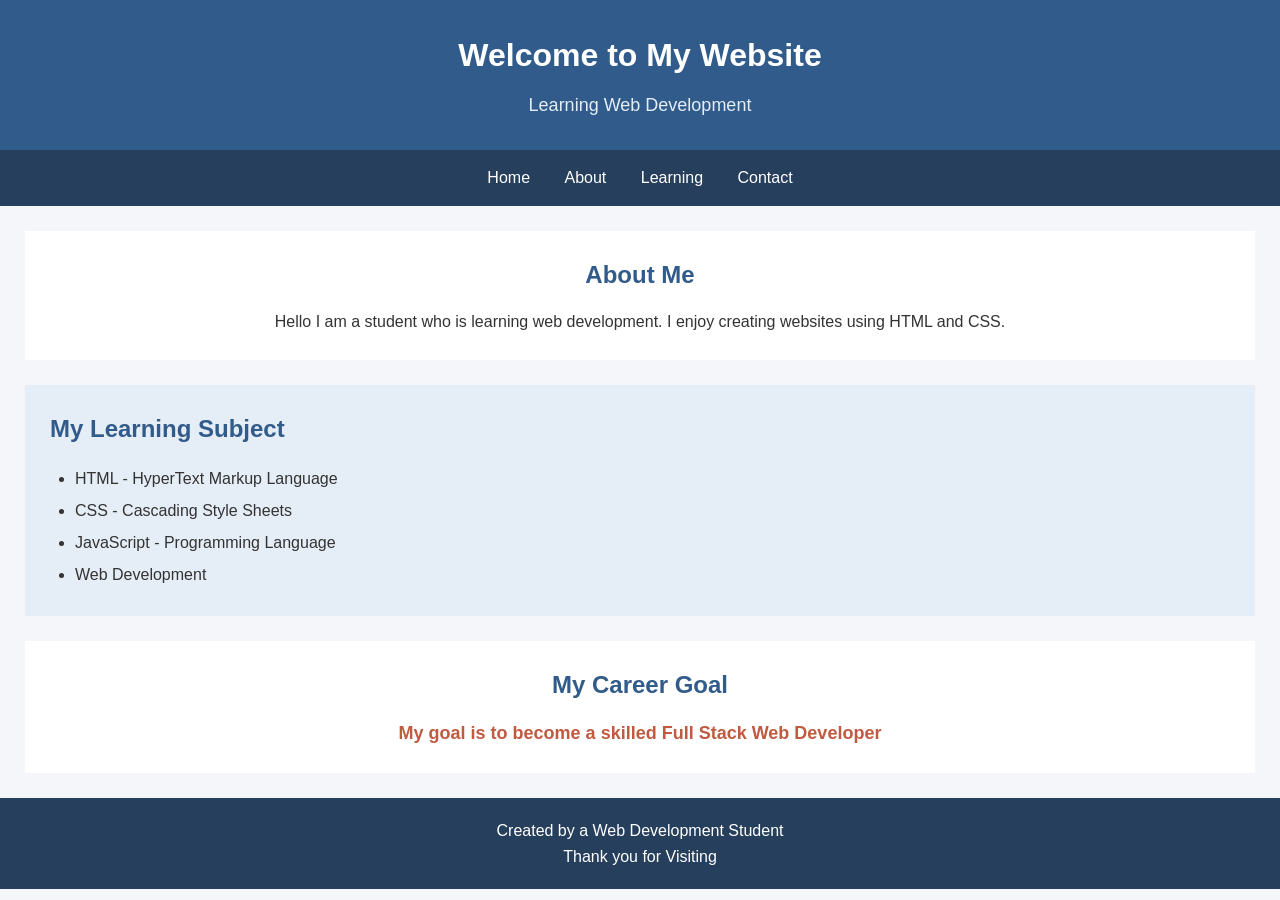
<file: task1/index.html>
<!DOCTYPE html>
<html lang="en">

<head>
    <meta charset="UTF-8">
    <meta name="viewport" content="width=device-width, initial-scale=1.0">
    <title>My First CSS Website</title>
    <link rel="stylesheet" href="style.css">
</head>

<body>
    <header>
        <h1>Welcome to My Website</h1>
        <p class="subtitle">Learning Web Development</p>
    </header>

    <nav>
        <a href="#" target="_blank">Home</a>
        <a href="#about" target="_blank">About</a>
        <a href="#learning" target="_blank">Learning</a>
        <a href="#contact" target="_blank">Contact</a>
    </nav>

    <main>
        <section class="about" id="about">
            <h2>About Me</h2>

            <p>
                Hello I am a student who is learning
                web development. I enjoy creating websites
                using HTML and CSS.
            </p>
        </section>

        <section class="learning" id="learning">
            <h2>My Learning Subject</h2>

            <ul>
                <li>HTML - HyperText Markup Language</li>
                <li>CSS - Cascading Style Sheets</li>
                <li>JavaScript - Programming Language</li>
                <li>Web Development</li>
            </ul>

        </section>

        <section class="goal">
            <h2>My Career Goal</h2>
            <p id="goal-text">My goal is to become a skilled Full Stack Web Developer</p>
        </section>
    </main>

    <footer id="contact">
        <p>Created by a Web Development Student</p>
        <p>Thank you for Visiting</p>
    </footer>
</body>

</html>
</file>
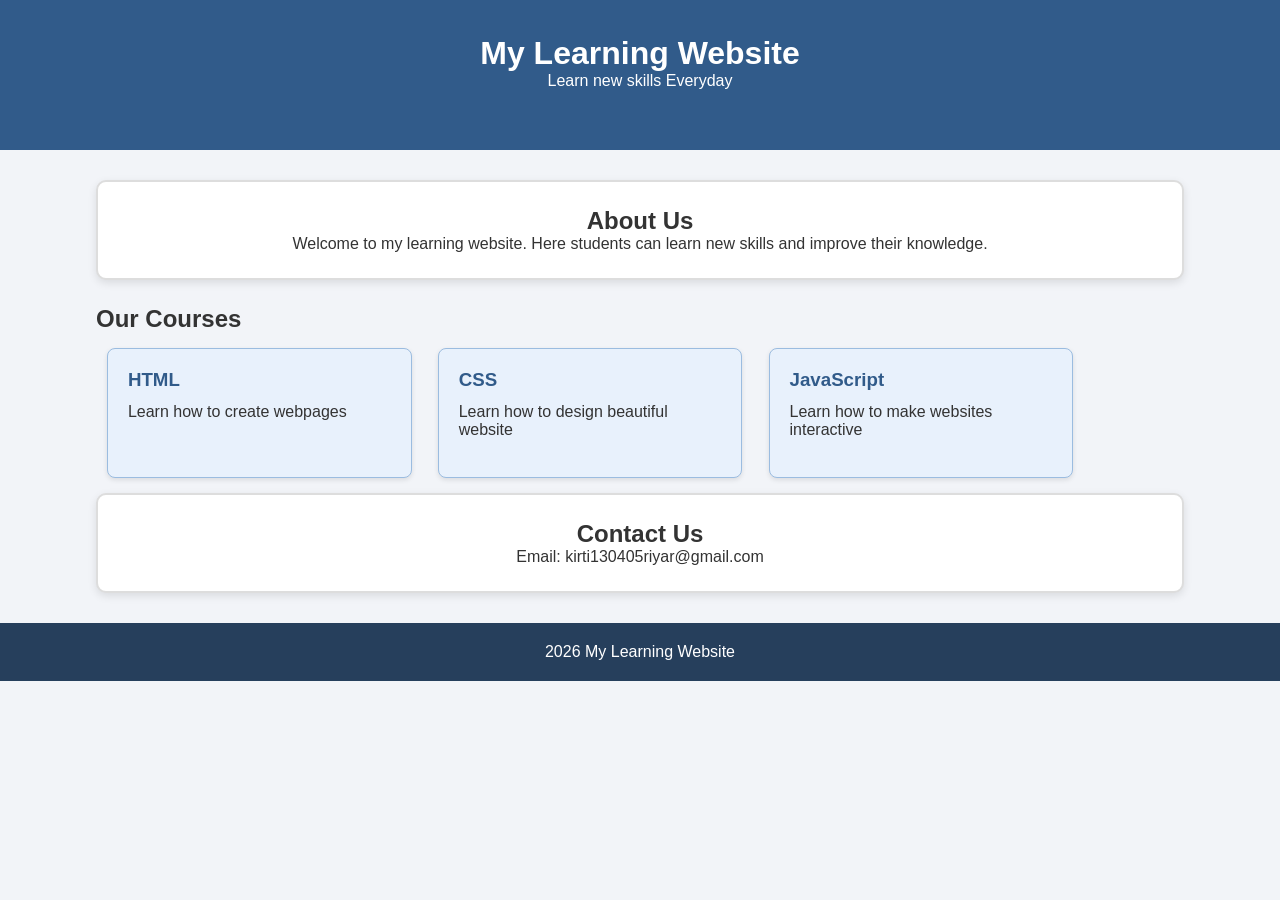
<file: task2/index.html>
<!DOCTYPE html>
<html lang="en">
<head>
    <meta charset="UTF-8">
    <meta name="viewport" content="width=device-width, initial-scale=1.0">
    <title>Student learning page</title>
    <link rel="stylesheet" href="style.css">
</head>
<body>
    <header>
        <h1>My Learning Website</h1>
        <p>Learn new skills Everyday</p>
    </header>

    <main>
        <section class="about">
            <h2>About Us</h2>
            <p> Welcome to my learning website. Here students can learn new skills and improve their knowledge.</p>
</section>


<section class="courses">
    <h2>Our Courses</h2>

    <div class="course-box">
        <h3>HTML</h3>
        <p>Learn how to create webpages</p>
</div>

<div class="course-box">
    <h3>CSS</h3>
    <p>Learn how to design beautiful website</p>
</div>

<div class="course-box">
    <h3>JavaScript</h3>
    <p>Learn how to make websites interactive</p>
</div>

</section>

<section class="contact">
    <h2>Contact Us</h2>
    <p>Email: kirti130405riyar@gmail.com</p>
</section>

    </main>

    <footer>
        <p>2026 My Learning Website </p>
    </footer>
</body>
</html>
</file>
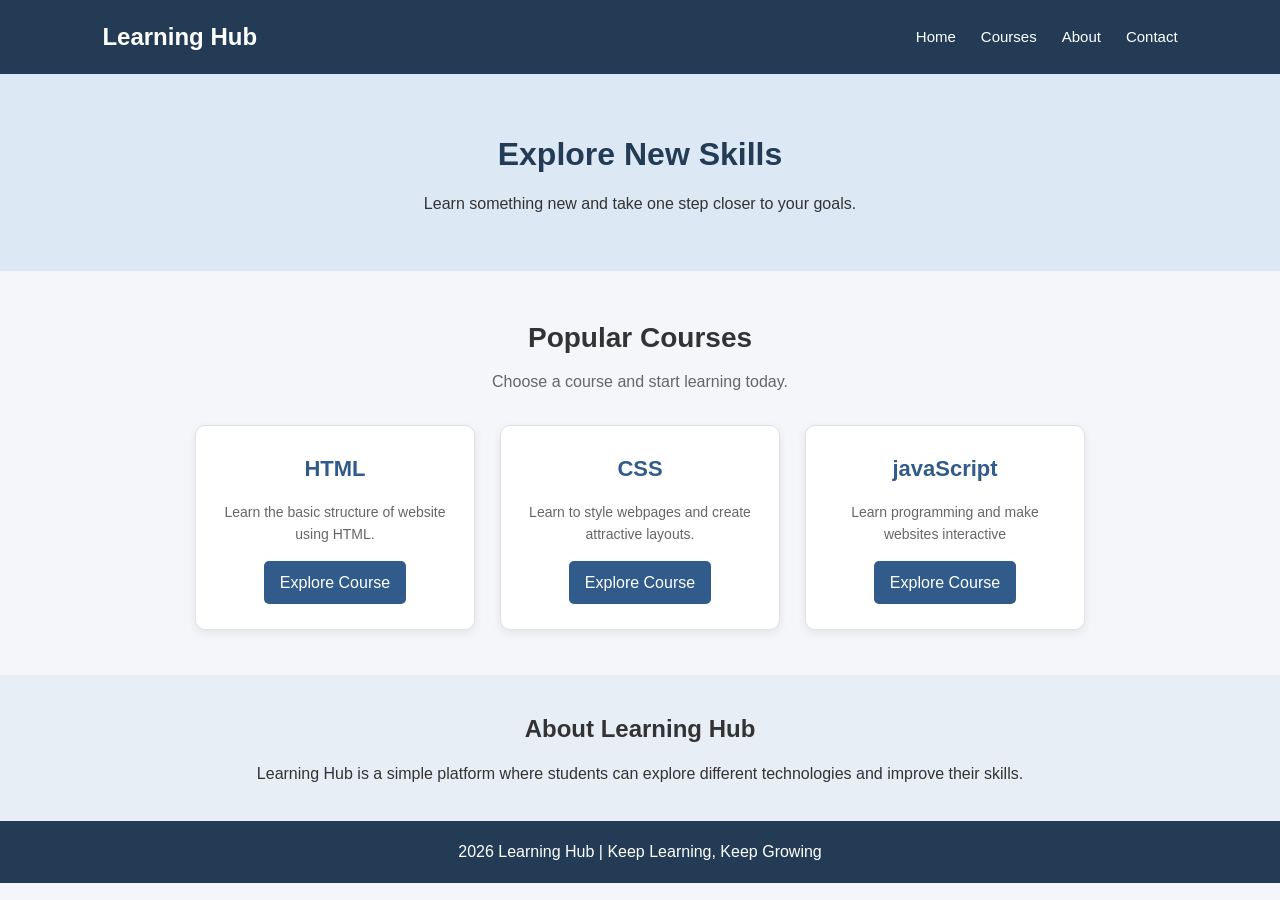
<file: task3/index.html>
<!DOCTYPE html>
<html lang="en">

<head>
    <meta charset="UTF-8">
    <meta name="viewport" content="width=device-width, initial-scale=1.0">
    <title>Learning Hub</title>
    <link rel="stylesheet" href="style.css">
</head>

<body>
    <header class="header">
        <div class="logo">Learning Hub</div>

        <nav class="navbar">
            <a href="#" target="_blank">Home</a>
            <a href="#courses" target="_blank">Courses</a>
            <a href="#about" target="_blank">About</a>
            <a href="#contact" target="_blank">Contact</a>
        </nav>
    </header>

    <section class="welcome">
        <h1>Explore New Skills</h1>
        <p> Learn something new and take one step closer to your goals.</p>
    </section>

    <section class="course-section" id="courses">

        <h2>Popular Courses</h2>
        <p class="section-text">Choose a course and start learning today.</p>

        <div class="course-container">

            <div class="course-card">
                <h3>HTML</h3>
                <p>Learn the basic structure of website using HTML.</p>
                <a href="#">Explore Course</a>
            </div>

            <div class="course-card">
                <h3>CSS</h3>
                <p> Learn to style webpages and create attractive layouts.</p>
                <a href="#">Explore Course</a>
            </div>

            <div class="course-card">
                <h3>javaScript</h3>
                <p>Learn programming and make websites interactive</p>
                <a href="#">Explore Course</a>
            </div>

        </div>

    </section>

    <section class="about" id="about">
        <h2>About Learning Hub</h2>
        <p>Learning Hub is a simple platform where
            students can explore different technologies
            and improve their skills.</p>
    </section>

    <footer id="contact">
        <p>2026 Learning Hub | Keep Learning, Keep Growing</p>
    </footer>




</body>

</html>
</file>
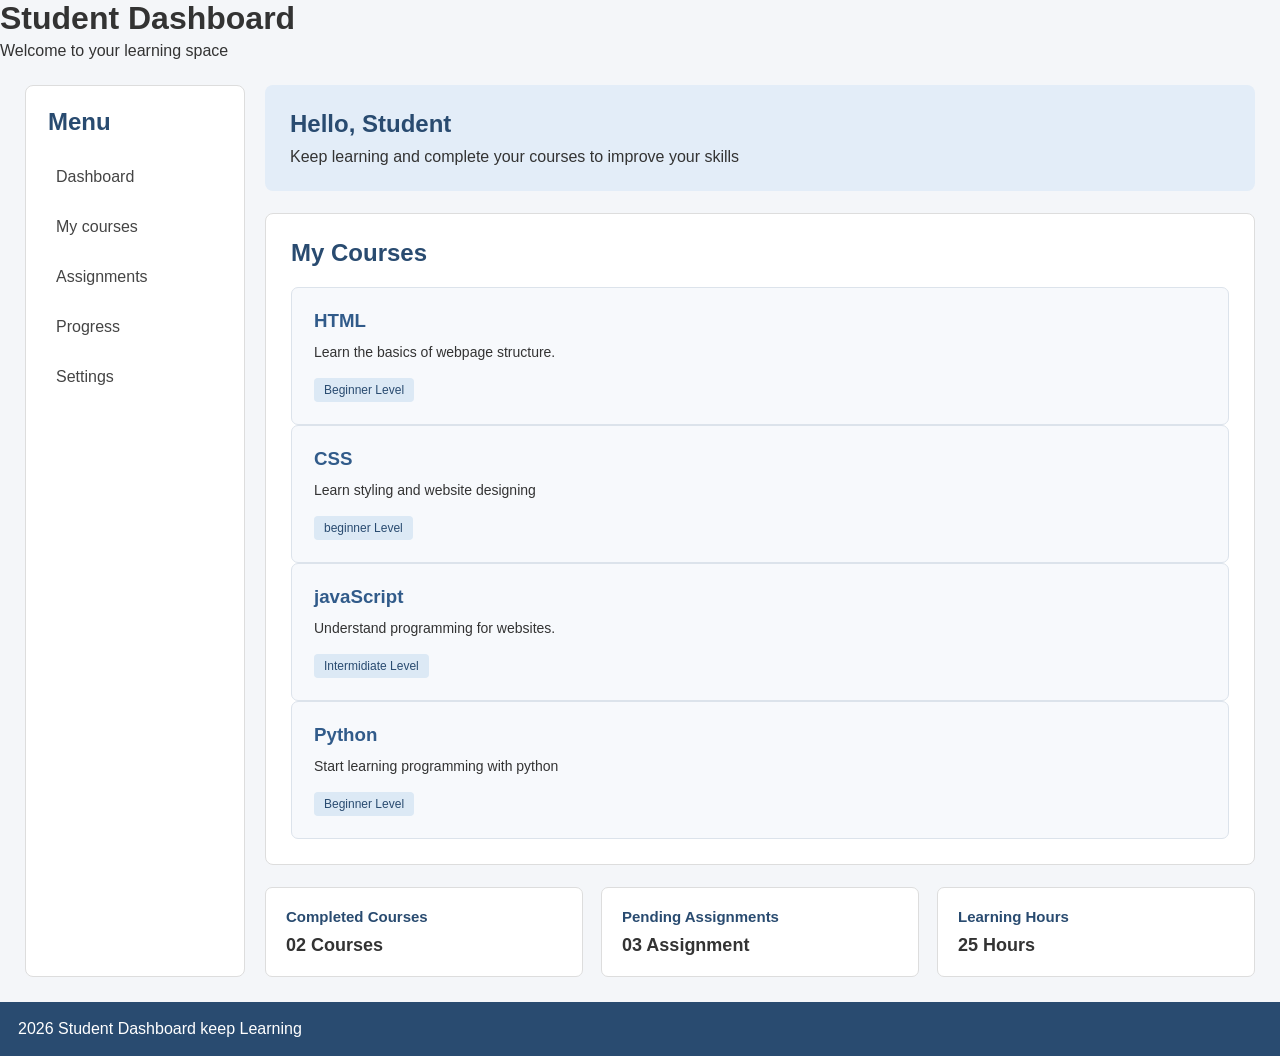
<file: task4/index.html>
<!DOCTYPE html>
<html lang="en">

<head>
    <meta charset="UTF-8">
    <meta name="viewport" content="width=device-width, initial-scale=1.0">
    <title>Student Dashboard</title>
    <link rel="stylesheet" href="style.css">
</head>

<body>
    <header class="header">
        <h1>Student Dashboard</h1>
        <p>Welcome to your learning space</p>
    </header>

    <div class="dashboard">
        <aside class="sidebar">
            <h2>Menu</h2>

            <a href="#">Dashboard</a>
            <a href="#">My courses</a>
            <a href="#">Assignments</a>
            <a href="#">Progress</a>
            <a href="#">Settings</a>
        </aside>

        <main class="main-content">
            <section class="welcome">
                <h2>Hello, Student</h2>
                <p>Keep learning and complete your courses to improve your skills</p>
            </section>

            <section class="courses">
                <h2>My Courses</h2>
                <div class="course-grid">

                    <div class="course-card">
                        <h3>HTML</h3>
                        <p>Learn the basics of webpage structure.</p>
                        <span>Beginner Level</span>
                    </div>

                    <div class="course-card">
                        <h3>CSS</h3>
                        <p>Learn styling and website designing</p>
                        <span>beginner Level</span>
                    </div>

                    <div class="course-card">
                        <h3>javaScript</h3>
                        <p>Understand programming for websites.</p>
                        <span>Intermidiate Level</span>
                    </div>

                    <div class="course-card">
                        <h3>Python</h3>
                        <p>Start learning programming with python</p>
                        <span>Beginner Level</span>
                    </div>

                </div>

            </section>

            <section class="study-info">

                <div class="info-box">
                    <h3>Completed Courses</h3>
                    <p>02 Courses</p>
                </div>

                <div class="info-box">
                    <h3>Pending Assignments</h3>
                    <p>03 Assignment</p>
                </div>

                <div class="info-box">
                    <h3>Learning Hours</h3>
                    <p>25 Hours</p>
                </div>

            </section>


        </main>
    </div>

    <footer class="footer">
        <p>2026 Student Dashboard keep Learning</p>
    </footer>

</body>

</html>
</file>
<file: task1/style.css>
*{
margin: 0;
padding: 0;
box-sizing: border-box;
}

body{
    font-family: Arial, sans-serif;
    background-color: #f4f6f9;
    color: #333333;
    line-height: 1.6;
}

header{
    background-color: #315b8a;
    color: white;
    text-align: center;
    padding: 30px;
}

h1{
    font-size: 32px;
    margin-bottom: 10px;
}

.subtitle{
    font-size: 18px;
    color: #e5edf6;
}

nav{
    background-color: #263f5c;
    text-align: center;
    padding: 15px;
}

nav a {
    color: white;
    text-decoration: none;
    margin: 0 15px;
    font-size: 16px;
}

nav a:hover {
    color: #f5c66b;
}

.about {
    background-color: white;
    margin: 25px;
    padding: 25px;
    text-align: center;
}

h2{
    color: #315b8a;
    margin-bottom: 15px;
}

.learning{
    background-color: #e5edf6;
    margin: 25px;
    padding: 25px;
}

ul{
    padding-left: 25px;
    line-height: 2;
}

.goal{
    background-color: white;
    margin: 25px;
    padding: 25px;
    text-align: center;
}

#goal-text {
    color: #c05a40;
    font-size: 18px;
    font-weight: bold;
}

footer {
    background-color: #263f5c;
    color: white;
    text-align: center;
    padding: 20px;
}
</file>
<file: task2/style.css>
*{
    margin: 0;
    padding: 0;
    box-sizing: border-box;
}

body{
    font-family: Arial, sans-serif;
    background-color: #f2f4f8;
    color: #333;
}

header{
    width: 100%;
    height: 150px;
    background-color: #315b8a;
    color: white;
    text-align: center;
    padding: 35px;
}

main {
    width: 85%;
    margin: 30px auto;
}

.about {
    background-color: white;
    width: 100%;
    padding: 25px;
    margin-bottom: 25px;
    border: 2px solid #ddd;
    border-radius: 10px;
    box-shadow: 0 3px 8px rgba(0,0,0,0.1);
    text-align: center;
}

.course-box {
    width: 28%;
    min-height: 130px;
    display: inline-block;
    vertical-align: top;
    background-color: #e8f1fc;
    padding: 20px;
    margin: 15px 1%;
    border: 1px solid #9bbce0;
    border-radius: 8px;
    box-shadow: 0 2px 5px rgba(0,0,0,0.1);
}

.course-box h3{
    color: #315b8a;
    margin-bottom: 12px;
}

.contact{
    background-color: white;
    padding: 25px;
    margin-bottom: 25px;
    border: 2px solid #ddd;
    border-radius: 10px;
    box-shadow: 0 3px 8px rgba(0,0,0,0.1);
    text-align: center;
}

footer{
    width: 100%;
    background-color: #263f5c;
    color: white;
    text-align: center;
    padding: 20px;
}
</file>
<file: task3/style.css>
*{
    margin: 0;
    padding: 0;
    box-sizing: border-box;
}

body{
    font-family: Arial, sans-serif;
    background-color: #f5f6fa;
    color: #333;
    line-height: 1.6;
}

.header{
    background-color: #243b55;
    color: white;
    padding: 18px 8%;

    display: flex;
    justify-content: space-between;
    align-items: center;
}

.logo {
    font-size: 24px;
    font-weight: bold;
}

.navbar{
    display: flex;
    gap: 25px;
}

.navbar a {
    color: white;
    text-decoration: none;
    font-size: 15px;
}

.navbar a:hover{
    color: #f4c95d;
}

.welcome {
    background-color: #dce9f5;
    text-align: center;
    padding: 55px 20px;
}

.welcome h1 {
    font-size: 32px;
    color: #243b55;
    margin-bottom: 10px;
}

.course-section {
    padding: 45px 8%;
    text-align: center;
}

.course-section h2 {
    font-size: 28px;
    margin-bottom: 8px;
}

.section-text{
    color: #666;
    margin-bottom: 30px;
}

.course-container {
    display: flex;
    flex-direction: row;
    justify-content: center;
    align-items: stretch;
    gap: 25px;
    flex-wrap: wrap;
}

.course-card {
    background-color: white;
    width: 280px;
    padding: 25px;
    border-radius: 10px;
    border: 1px solid #e1e1e1;
    box-shadow: 0 3px 10px rgba(0,0,0,0.08);

    display: flex;
    flex-direction: column;
    align-items: center;
    gap: 15px;
}

.course-card h3{
    color: #315b8a;
    font-size: 22px;
}

.course-card p{
    color: #666;
    font-size: 14px;
}

.course-card a{
    display: inline-block;
    background-color: #315b8a;
    color: white;
    text-decoration: none;
    padding: 9px 16px;
    border-radius: 5px;
}

.course-card a:hover {
    background-color: #243b55;
}

.about{
    background-color: #e8eef5;
    text-align: center;
    padding: 35px 15%;
}

.about h2{
    margin-bottom: 12px;
    color: 243b55;
}

footer{
    background-color: #243b55;
    color: white;
    text-align: center;
    padding: 18px;
}

@media(max-width:768px){
    .header{
        flex-direction: column;
        gap: 15px;
    }

    .navbar {
        justify-content: center;
        flex-wrap: wrap;
        gap: 15px;
    }

    .course-container{
        flex-direction: column;
        align-items: center;
    }

    .course-card{
        width: 100%;
        max-width: 350px;
    }

    .welcome h1{
        font-size: 26px;
    }
}
</file>
<file: task4/style.css>
*{
    margin: 0;
    padding: 0;
    box-sizing: border-box;
}

body{
    font-family: Arial,  sans-serif;
    background-color: #f4f6f9;
    color: #333;
}
.header h1{
    margin-bottom: 5px;
}

.dashboard{
    display: grid;
    grid-template-columns: 220px 1fr;
    gap: 20px;
    padding: 25px;
    min-height: 600px
}

.sidebar {
    background-color: white;
    padding: 22px;
    border-radius: 8px;
    border: 1px solid #ddd;
}

.sidebar h2 {
    margin-bottom: 20px;
    color: #294b70;
}

.sidebar a {
    display: block;
    text-decoration: none;
    color: #444;
    padding: 12px 8px;
    margin-bottom: 8px;
    border-radius: 5px;
}

.sidebar a:hover {
    background-color: #e5edf6;
    color: #294b70;
}

.main-content{
    display: grid;
    grid-template-rows: auto auto auto;
    gap: 22px;
}

.welcome {
    background-color: #e3edf8;
    padding: 25px;
    border-radius: 8px;
}
.welcome h2 {
    color: #294b70;
    margin-bottom: 10px;
}

.courses{
    background-color: white;
    padding: 25px;
    border-radius: 8px;
    border: 1px solid #ddd;
}

.courses h2 {
    margin-bottom: 20px;
    color: #294b70;
}

.corse-grid {
    display: grid;
    grid-template-columns: repeat(2, 1fr);
    grid-template-rows: auto auto;
    gap: 18px;
}

.course-card  {
    background-color: #f7f9fc;
    padding: 22px;
    border: 1px solid #dce3eb;
    border-radius: 7px;
}
.course-card h3 {
    color: #315b8a;
    margin-bottom: 10px;
}

.course-card p {
    margin-bottom: 15px;
    font-size: 14px;
    line-height: 1.5;
}

.course-card span {
    display: inline-block;
    background-color: #dce9f5;
    color: #294b70;
    padding: 5px 10px;
    border-radius: 4px;
    font-size: 12px;
}
.study-info {
    display: grid;
    grid-template-columns: repeat(3, 1fr);
    gap: 18px;
}

.info-box {
    background-color: white;
    padding: 20px;
    text-align: centre;
    border: 1px solid #ddd;
    border-radius: 7px;
}

.info-box h3 {
    color: #294b70;
    font-size: 15px;
    margin-bottom: 10px;
}
.info-box p {
    font-size: 18px;
    font-weight: bold;
}

.footer {
    background-color: #294b70;
    color: white;
    text-align: centre;
    padding: 18px;
}

@media (max-width: 768px){
    .dashboard {
        grid-template-columns: 1fr;
    }

    .sidebar{
        display: grid;
        grid-template-columns: repeat(2, 1fr);
        gap: 5px;
    }
}
</file>
